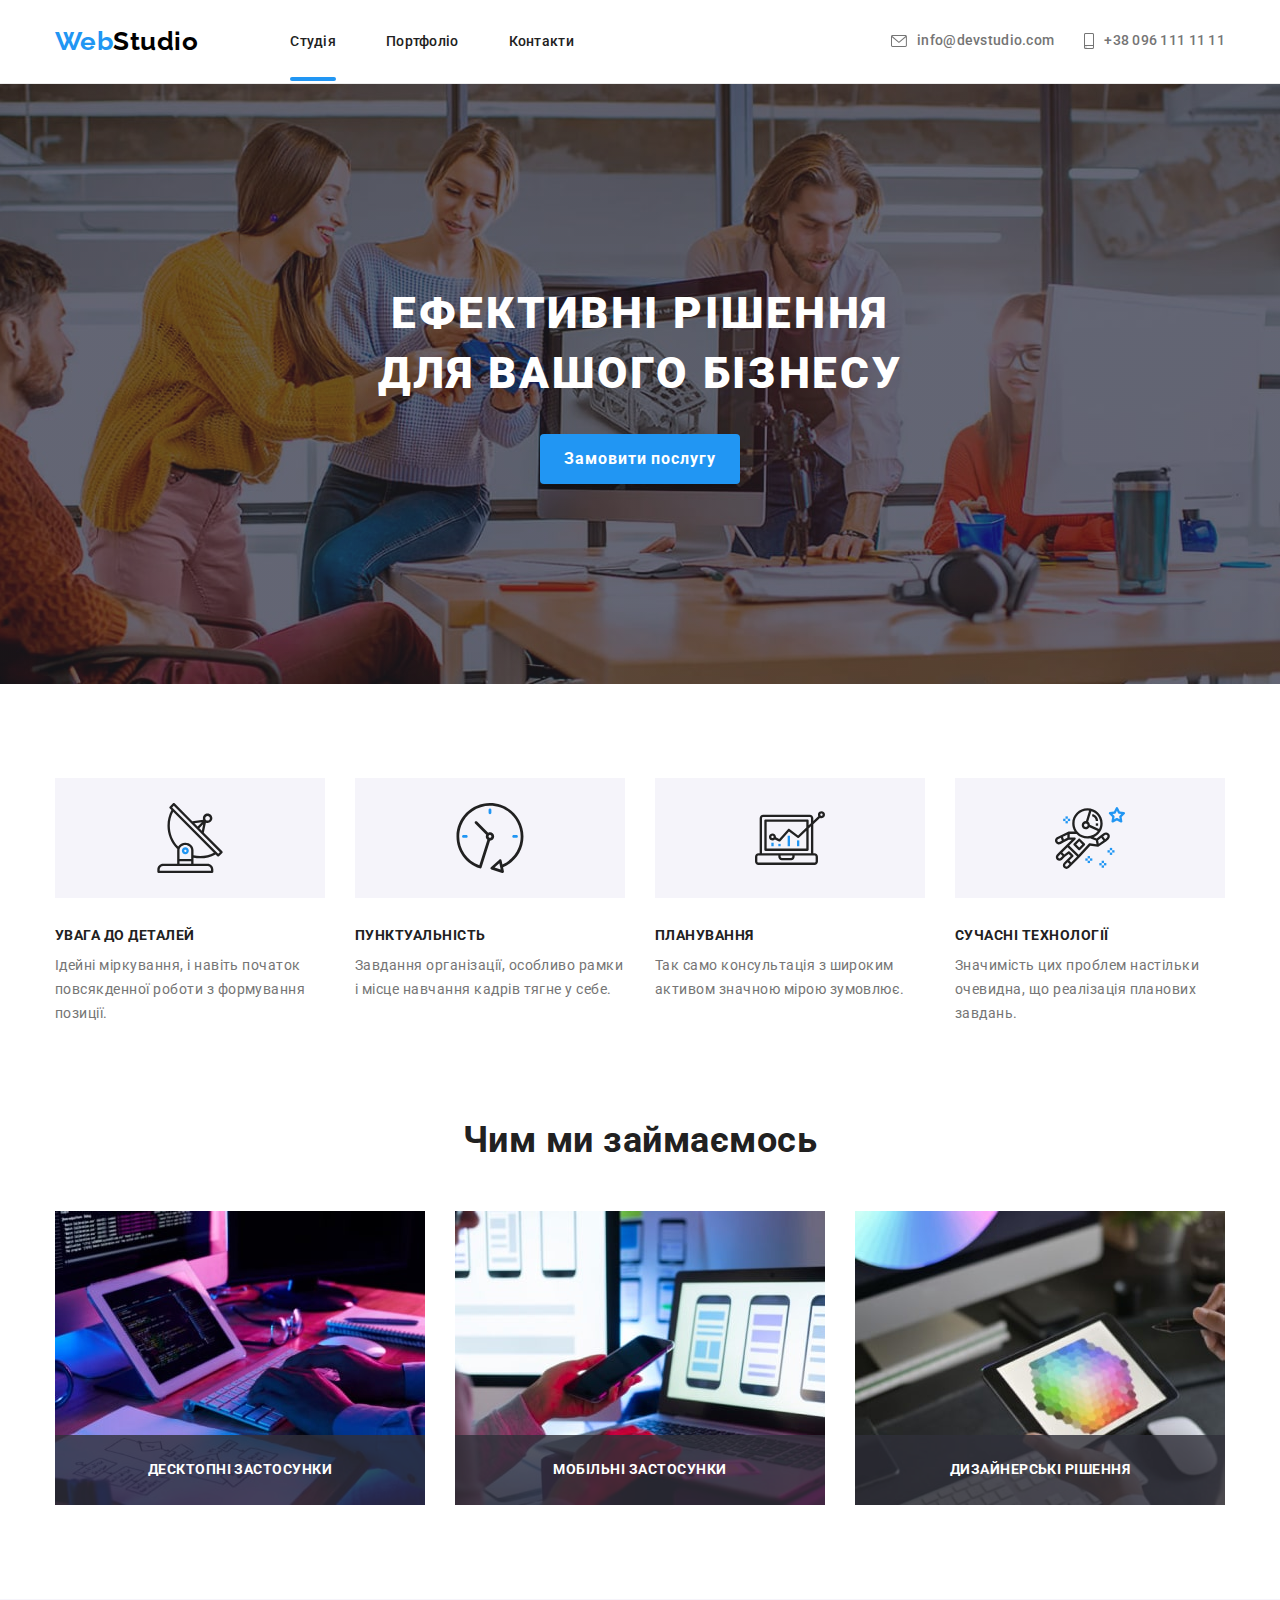
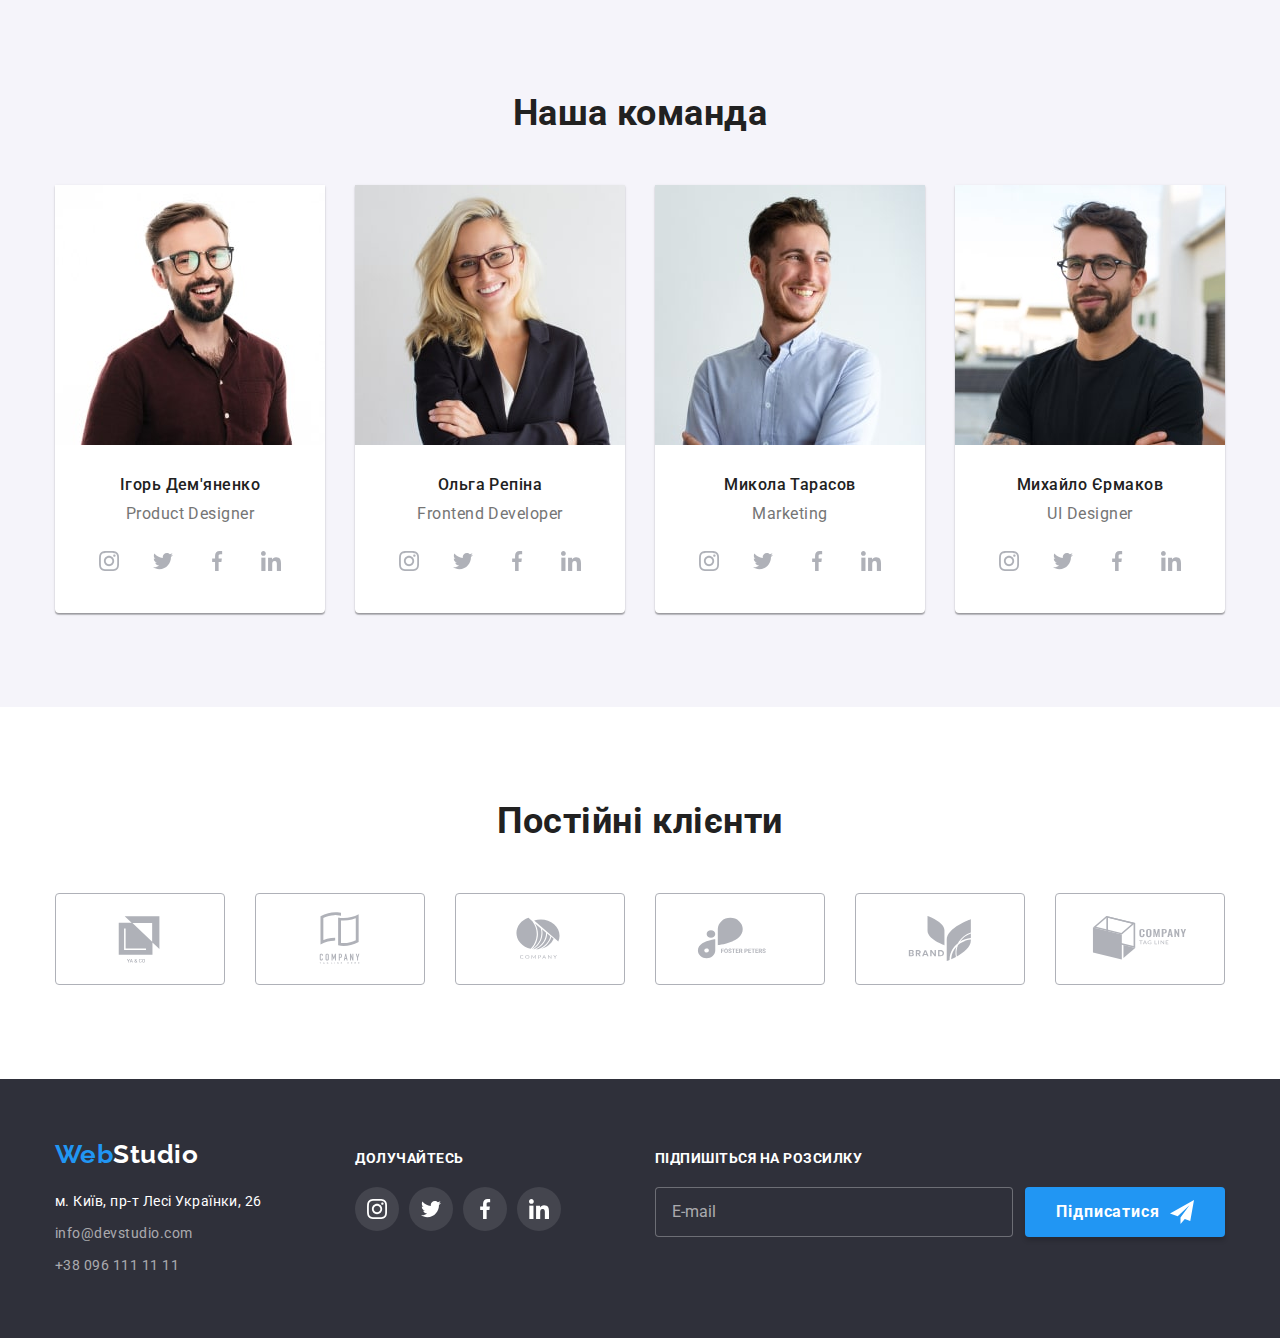
<file: index.html>
<!DOCTYPE html>
<html lang="uk">
  <head>
    <meta charset="UTF-8" />
    <meta http-equiv="X-UA-Compatible" content="IE=edge" />
    <meta name="viewport" content="width=device-width, initial-scale=1.0" />
    <title>WebStudio</title>

    <!-- шрифти -->
    <link rel="preconnect" href="https://fonts.googleapis.com" />
    <link rel="preconnect" href="https://fonts.gstatic.com" crossorigin />
    <link
      rel="stylesheet"
      href="https://fonts.googleapis.com/css2?family=Raleway:wght@700&family=Roboto:wght@400;500;700;900&display=swap"
    />

    <!-- стилі -->
    <!-- <link rel="stylesheet" href="./css/modern-normalize.css" /> -->
    <link rel="stylesheet" href="./css/main.min.css" />
    <!-- <link rel="stylesheet" href="./css/styles.css" /> -->
  </head>

  <body>
    <!-- верхній рядок -->
    <header class="header">
      <div class="container">
        <!-- Навігація-->
        <nav class="nav nav-position">
          <!-- логотип -->
          <a href="./" class="logo nav__logo">
            Web<span class="logo__dark">Studio</span>
          </a>

          <!-- Контейнер для меню -->
          <div class="menu-container" id="id-menu-container" data-menu>
            <!-- Меню навігації по сторінкам сайту -->
            <ul class="menu">
              <li class="menu__item">
                <a href="./" class="menu__link menu__link--current">Студія</a>
              </li>

              <li class="menu__item">
                <a href="./portfolio.html" class="menu__link"> Портфоліо </a>
              </li>
              <li class="menu__item">
                <a href="./" class="menu__link">Контакти</a>
              </li>
            </ul>

            <!-- Меню контактів  в хедері -->
            <ul class="contacts">
              <li class="contacts__item">
                <a
                  href="mailto:info@devstudio.com"
                  class="contacts__link contacts__link--email"
                >
                  <svg class="contacts__icon" width="16" height="12">
                    <use href="./images/background/icons.svg#email"></use>
                  </svg>
                  info@devstudio.com
                </a>
              </li>
              <li class="contacts__item">
                <a
                  href="tel:+380961111111"
                  class="contacts__link contacts__link--tel"
                >
                  <svg class="contacts__icon" width="10" height="16">
                    <use href="./images/background/icons.svg#smartphone"></use>
                  </svg>
                  +38 096 111 11 11
                </a>
              </li>
            </ul>

            <!-- соціальні мережі у меню мобільного хедера -->
            <ul class="socials-mobile-menu">
              <li class="socials-mobile-menu__item">
                <a
                  class="socials-mobile-menu__link"
                  href="https://www.instagram.com/"
                  target="_blank"
                  rel="noreferrer noopener nofollow"
                  >Instagram</a
                >
              </li>
              <li class="socials-mobile-menu__item">
                <a
                  class="socials-mobile-menu__link"
                  href="https://twitter.com"
                  target="_blank"
                  rel="noreferrer noopener nofollow"
                  >Twitter</a
                >
              </li>
              <li class="socials-mobile-menu__item">
                <a
                  class="socials-mobile-menu__link"
                  href="https://www.facebook.com/"
                  target="_blank"
                  rel="noreferrer noopener nofollow"
                  >Facebook</a
                >
              </li>
              <li class="socials-mobile-menu__item">
                <a
                  class="socials-mobile-menu__link"
                  href="https://www.linkedin.com/"
                  target="_blank"
                  rel="noreferrer noopener nofollow"
                  >LinkedIn</a
                >
              </li>
            </ul>
          </div>

          <!-- Кнопка відкриття меню у мобільній версії -->
          <button
            type="button"
            class="btn-mobile"
            aria-expanded="false"
            aria-controls="id-menu-container"
            data-menu-button
          >
            <svg
              class="btn-mobile__icon"
              aria-label="Перемикач мобільного меню"
            >
              <use
                class="icon-open"
                href="./images/background/icons.svg#mobile-menu_40px"
              ></use>

              <use
                class="icon-close"
                href="./images/background/icons.svg#mobile-close_40px"
              ></use>
            </svg>
          </button>
        </nav>
      </div>
    </header>

    <main>
      <!-- Секція героя -->
      <section class="hero">
        <div class="container">
          <h1 class="hero__title">
            Ефективні рішення <br />
            для вашого бізнесу
          </h1>

          <button data-modal-open type="button" class="btn">
            Замовити послугу
          </button>
        </div>
      </section>

      <!-- особливості  -->
      <section class="section">
        <div class="container">
          <h2 class="section__title visually-hidden">
            Наші особливості - hidden tag
          </h2>

          <ul class="features">
            <li class="features__item">
              <div class="features__icon-box">
                <svg class="features__icon">
                  <use href="./images/background/icons.svg#antenna"></use>
                </svg>
              </div>
              <h3 class="features__title">Увага до деталей</h3>
              <p class="features__text">
                Ідейні міркування, і навіть початок повсякденної роботи з
                формування позиції.
              </p>
            </li>

            <li class="features__item">
              <div class="features__icon-box">
                <svg class="features__icon">
                  <use href="./images/background/icons.svg#clock"></use>
                </svg>
              </div>
              <h3 class="features__title">Пунктуальність</h3>
              <p class="features__text">
                Завдання організації, особливо рамки і місце навчання кадрів
                тягне у себе.
              </p>
            </li>

            <li class="features__item">
              <div class="features__icon-box">
                <svg class="features__icon">
                  <use href="./images/background/icons.svg#diagram"></use>
                </svg>
              </div>
              <h3 class="features__title">Планування</h3>
              <p class="features__text">
                Так само консультація з широким активом значною мірою зумовлює.
              </p>
            </li>

            <li class="features__item">
              <div class="features__icon-box">
                <svg class="features__icon">
                  <use href="./images/background/icons.svg#astronaut"></use>
                </svg>
              </div>
              <h3 class="features__title">Сучасні технології</h3>
              <p class="features__text">
                Значимість цих проблем настільки очевидна, що реалізація
                планових завдань.
              </p>
            </li>
          </ul>
        </div>
      </section>

      <!-- чим ми займаємось -->
      <section class="section section--null-padding-top section--hidden">
        <div class="container">
          <h2 class="section__title">Чим ми займаємось</h2>
          <!-- блок світлин -->
          <ul class="offers">
            <li class="offers__item">
              <div class="offers__icon-box">
                <img
                  srcset="
                    ./images/desktop/features1-1x.jpg 1x,
                    ./images/desktop/features1-2x.jpg 2x
                  "
                  src="./images/desktop/features1-1x.jpg"
                  alt="розробка"
                />
                <p class="offers__text">Десктопні застосунки</p>
              </div>
            </li>

            <li class="offers__item">
              <div class="offers__icon-box">
                <img
                  srcset="
                    ./images/desktop/features2-1x.jpg 1x,
                    ./images/desktop/features2-2x.jpg 2x
                  "
                  src="./images/desktop/features2-1x.jpg"
                  alt="мобільні додатки"
                />
                <p class="offers__text">Мобільні застосунки</p>
              </div>
            </li>

            <li class="offers__item">
              <div class="offers__icon-box">
                <img
                  srcset="
                    ./images/desktop/features3-1x.jpg 1x,
                    ./images/desktop/features3-2x.jpg 2x
                  "
                  src="./images/desktop/features3-1x.jpg"
                  alt="дизайн"
                />
                <p class="offers__text">Дизайнерські рішення</p>
              </div>
            </li>
          </ul>
        </div>
      </section>

      <!-- наша команда -->
      <section class="section section--bg-grey">
        <div class="container">
          <h2 class="section__title">Наша команда</h2>
          <!-- блок карток співробітників -->
          <ul class="employee">
            <li class="employee__item">
              <picture>
                <source
                  srcset="
                    ./images/mobile/employee1-1x.jpg 1x,
                    ./images/mobile/employee1-2x.jpg 2x
                  "
                  media="(max-width: 797px)"
                />
                <source
                  srcset="
                    ./images/tablet/employee1-1x.jpg 1x,
                    ./images/tablet/employee1-2x.jpg 2x
                  "
                  media="(max-width: 1199px)"
                />
                <source
                  srcset="
                    ./images/desktop/employee1-1x.jpg 1x,
                    ./images/desktop/employee1-2x.jpg 2x
                  "
                  media="(min-width: 1200px)"
                />
                <img
                  class="employee__picture"
                  src="./images/mobile/employee1-1x.jpg"
                  alt="Співробітник №1"
                />
                <!-- + to img sizes="(min-width: 1280) 25vw, (min-width: 768) 50vw, (min-width: 480) 100vw, 100vw" -->
              </picture>

              <div class="employee__container">
                <h3 class="employee__title">Ігорь Дем'яненко</h3>
                <p class="employee__text">Product Designer</p>

                <ul class="socials">
                  <li class="socials__item">
                    <a
                      class="socials__link"
                      href="https://www.instagram.com/"
                      target="_blank"
                      rel="noreferrer noopener nofollow"
                    >
                      <svg class="socials__icon">
                        <use
                          href="./images/background/icons.svg#instagram"
                        ></use>
                      </svg>
                    </a>
                  </li>

                  <li class="socials__item">
                    <a
                      class="socials__link"
                      href="https://twitter.com"
                      target="_blank"
                      rel="noreferrer noopener nofollow"
                    >
                      <svg class="socials__icon">
                        <use href="./images/background/icons.svg#twitter"></use>
                      </svg>
                    </a>
                  </li>

                  <li class="socials__item">
                    <a
                      class="socials__link"
                      href="https://www.facebook.com/"
                      target="_blank"
                      rel="noreferrer noopener nofollow"
                    >
                      <svg class="socials__icon">
                        <use
                          href="./images/background/icons.svg#facebook"
                        ></use>
                      </svg>
                    </a>
                  </li>

                  <li class="socials__item">
                    <a
                      class="socials__link"
                      href="https://www.linkedin.com/"
                      target="_blank"
                      rel="noreferrer noopener nofollow"
                    >
                      <svg class="socials__icon">
                        <use
                          href="./images/background/icons.svg#linkedin"
                        ></use>
                      </svg>
                    </a>
                  </li>
                </ul>
              </div>
            </li>

            <li class="employee__item">
              <picture>
                <source
                  srcset="
                    ./images/mobile/employee2-1x.jpg 1x,
                    ./images/mobile/employee2-2x.jpg 2x
                  "
                  media="(max-width: 797px)"
                />
                <source
                  srcset="
                    ./images/tablet/employee2-1x.jpg 1x,
                    ./images/tablet/employee2-2x.jpg 2x
                  "
                  media="(max-width: 1199px)"
                />
                <source
                  srcset="
                    ./images/desktop/employee2-1x.jpg 1x,
                    ./images/desktop/employee2-2x.jpg 2x
                  "
                  media="(min-width: 1200px)"
                />
                <img
                  class="employee__picture"
                  src="./images/mobile/employee2-1x.jpg"
                  alt="Співробітник №2"
                />
              </picture>

              <div class="employee__container">
                <h3 class="employee__title">Ольга Репіна</h3>
                <p class="employee__text">Frontend Developer</p>
                <ul class="socials">
                  <li class="socials__item">
                    <a
                      class="socials__link"
                      href="https://www.instagram.com/"
                      target="_blank"
                      rel="noreferrer noopener nofollow"
                    >
                      <svg class="socials__icon">
                        <use
                          href="./images/background/icons.svg#instagram"
                        ></use>
                      </svg>
                    </a>
                  </li>

                  <li class="socials__item">
                    <a
                      class="socials__link"
                      href="https://twitter.com"
                      target="_blank"
                      rel="noreferrer noopener nofollow"
                    >
                      <svg class="socials__icon">
                        <use href="./images/background/icons.svg#twitter"></use>
                      </svg>
                    </a>
                  </li>

                  <li class="socials__item">
                    <a
                      class="socials__link"
                      href="https://www.facebook.com/"
                      target="_blank"
                      rel="noreferrer noopener nofollow"
                    >
                      <svg class="socials__icon">
                        <use
                          href="./images/background/icons.svg#facebook"
                        ></use>
                      </svg>
                    </a>
                  </li>

                  <li class="socials__item">
                    <a
                      class="socials__link"
                      href="https://www.linkedin.com/"
                      target="_blank"
                      rel="noreferrer noopener nofollow"
                    >
                      <svg class="socials__icon">
                        <use
                          href="./images/background/icons.svg#linkedin"
                        ></use>
                      </svg>
                    </a>
                  </li>
                </ul>
              </div>
            </li>

            <li class="employee__item">
              <picture>
                <source
                  srcset="
                    ./images/mobile/employee3-1x.jpg 1x,
                    ./images/mobile/employee3-2x.jpg 2x
                  "
                  media="(max-width: 797px)"
                />
                <source
                  srcset="
                    ./images/tablet/employee3-1x.jpg 1x,
                    ./images/tablet/employee3-2x.jpg 2x
                  "
                  media="(max-width: 1199px)"
                />
                <source
                  srcset="
                    ./images/desktop/employee3-1x.jpg 1x,
                    ./images/desktop/employee3-2x.jpg 2x
                  "
                  media="(min-width: 1200px)"
                />
                <img
                  class="employee__picture"
                  src="./images/mobile/employee3-1x.jpg"
                  alt="Співробітник №3"
                />
              </picture>
              <div class="employee__container">
                <h3 class="employee__title">Микола Тарасов</h3>
                <p class="employee__text">Marketing</p>
                <ul class="socials">
                  <li class="socials__item">
                    <a
                      class="socials__link"
                      href="https://www.instagram.com/"
                      target="_blank"
                      rel="noreferrer noopener nofollow"
                    >
                      <svg class="socials__icon">
                        <use
                          href="./images/background/icons.svg#instagram"
                        ></use>
                      </svg>
                    </a>
                  </li>

                  <li class="socials__item">
                    <a
                      class="socials__link"
                      href="https://twitter.com"
                      target="_blank"
                      rel="noreferrer noopener nofollow"
                    >
                      <svg class="socials__icon">
                        <use href="./images/background/icons.svg#twitter"></use>
                      </svg>
                    </a>
                  </li>

                  <li class="socials__item">
                    <a
                      class="socials__link"
                      href="https://www.facebook.com/"
                      target="_blank"
                      rel="noreferrer noopener nofollow"
                    >
                      <svg class="socials__icon">
                        <use
                          href="./images/background/icons.svg#facebook"
                        ></use>
                      </svg>
                    </a>
                  </li>

                  <li class="socials__item">
                    <a
                      class="socials__link"
                      href="https://www.linkedin.com/"
                      target="_blank"
                      rel="noreferrer noopener nofollow"
                    >
                      <svg class="socials__icon">
                        <use
                          href="./images/background/icons.svg#linkedin"
                        ></use>
                      </svg>
                    </a>
                  </li>
                </ul>
              </div>
            </li>

            <li class="employee__item">
              <picture>
                <source
                  srcset="
                    ./images/mobile/employee4-1x.jpg 1x,
                    ./images/mobile/employee4-2x.jpg 2x
                  "
                  media="(max-width: 797px)"
                />
                <source
                  srcset="
                    ./images/tablet/employee4-1x.jpg 1x,
                    ./images/tablet/employee4-2x.jpg 2x
                  "
                  media="(max-width: 1199px)"
                />
                <source
                  srcset="
                    ./images/desktop/employee4-1x.jpg 1x,
                    ./images/desktop/employee4-2x.jpg 2x
                  "
                  media="(min-width: 1200px)"
                />
                <img
                  class="employee__picture"
                  src="./images/mobile/employee4-1x.jpg"
                  alt="Співробітник №4"
                />
              </picture>
              <div class="employee__container">
                <h3 class="employee__title">Михайло Єрмаков</h3>
                <p class="employee__text">UI Designer</p>
                <ul class="socials">
                  <li class="socials__item">
                    <a
                      class="socials__link"
                      href="https://www.instagram.com/"
                      target="_blank"
                      rel="noreferrer noopener nofollow"
                    >
                      <svg class="socials__icon">
                        <use
                          href="./images/background/icons.svg#instagram"
                        ></use>
                      </svg>
                    </a>
                  </li>

                  <li class="socials__item">
                    <a
                      class="socials__link"
                      href="https://twitter.com"
                      target="_blank"
                      rel="noreferrer noopener nofollow"
                    >
                      <svg class="socials__icon">
                        <use href="./images/background/icons.svg#twitter"></use>
                      </svg>
                    </a>
                  </li>

                  <li class="socials__item">
                    <a
                      class="socials__link"
                      href="https://www.facebook.com/"
                      target="_blank"
                      rel="noreferrer noopener nofollow"
                    >
                      <svg class="socials__icon">
                        <use
                          href="./images/background/icons.svg#facebook"
                        ></use>
                      </svg>
                    </a>
                  </li>

                  <li class="socials__item">
                    <a
                      class="socials__link"
                      href="https://www.linkedin.com/"
                      target="_blank"
                      rel="noreferrer noopener nofollow"
                    >
                      <svg class="socials__icon">
                        <use
                          href="./images/background/icons.svg#linkedin"
                        ></use>
                      </svg>
                    </a>
                  </li>
                </ul>
              </div>
            </li>
          </ul>
        </div>
      </section>

      <!-- постійні клієнти -->
      <section class="section">
        <div class="container">
          <h2 class="section__title">Постійні клієнти</h2>

          <ul class="customers">
            <li class="customers__item">
              <a
                class="customers__link"
                href="https://minusrus.com/"
                target="_blank"
                rel="noreferrer noopener nofollow"
              >
                <svg class="customers__icon">
                  <use href="./images/background/icons.svg#comp1"></use>
                </svg>
              </a>
            </li>
            <li class="customers__item">
              <a
                class="customers__link"
                href="https://minusrus.com/"
                target="_blank"
                rel="noreferrer noopener nofollow"
              >
                <svg class="customers__icon">
                  <use href="./images/background/icons.svg#comp2"></use>
                </svg>
              </a>
            </li>
            <li class="customers__item">
              <a
                class="customers__link"
                href="https://minusrus.com/"
                target="_blank"
                rel="noreferrer noopener nofollow"
              >
                <svg class="customers__icon">
                  <use href="./images/background/icons.svg#comp3"></use>
                </svg>
              </a>
            </li>
            <li class="customers__item">
              <a
                class="customers__link"
                href="https://minusrus.com/"
                target="_blank"
                rel="noreferrer noopener nofollow"
              >
                <svg class="customers__icon">
                  <use href="./images/background/icons.svg#comp4"></use>
                </svg>
              </a>
            </li>
            <li class="customers__item">
              <a
                class="customers__link"
                href="https://minusrus.com/"
                target="_blank"
                rel="noreferrer noopener nofollow"
              >
                <svg class="customers__icon">
                  <use href="./images/background/icons.svg#comp5"></use>
                </svg>
              </a>
            </li>
            <li class="customers__item">
              <a
                class="customers__link"
                href="https://minusrus.com/"
                target="_blank"
                rel="noreferrer noopener nofollow"
              >
                <svg class="customers__icon">
                  <use href="./images/background/icons.svg#comp6"></use>
                </svg>
              </a>
            </li>
          </ul>
        </div>
      </section>
    </main>

    <!-- footer -->
    <footer class="footer">
      <div class="container container__footer">
        <!-- група у три стовпчики -->
        <!-- <div class="footer__columns"> -->
        <!-- Стовпчик №1 - контакти -->
        <div class="footer__box">
          <a href="./" class="logo footer__logo"
            >Web<span class="logo__light">Studio</span></a
          >

          <address class="address">
            <ul>
              <li class="address__item">
                <a
                  href="https://goo.gl/maps/csTUW6vFvjiGMf6m9"
                  class="address__link"
                  target="_blank"
                  rel="noreferrer noopener nofollow"
                  >м. Київ, пр-т Лесі Українки, 26</a
                >
              </li>

              <li class="address__item">
                <a
                  href="mailto:info@devstudio.com"
                  class="address__link address__link--contact"
                  >info@devstudio.com</a
                >
              </li>

              <li class="address__item">
                <a
                  href="tel:+380961111111"
                  class="address__link address__link--contact"
                  >+38 096 111 11 11</a
                >
              </li>
            </ul>
          </address>
        </div>

        <!-- Стовпчик №2 Соцпережі -->
        <div class="footer__box">
          <h3 class="footer__title">Долучайтесь</h3>

          <ul class="socials">
            <li class="socials__item">
              <a
                class="socials__link socials__link--footer-colorize"
                href="https://www.instagram.com/"
                target="_blank"
                rel="noreferrer noopener nofollow"
              >
                <svg class="socials__icon">
                  <use href="./images/background/icons.svg#instagram"></use>
                </svg>
              </a>
            </li>

            <li class="socials__item">
              <a
                class="socials__link socials__link--footer-colorize"
                href="https://twitter.com"
                target="_blank"
                rel="noreferrer noopener nofollow"
              >
                <svg class="socials__icon">
                  <use href="./images/background/icons.svg#twitter"></use>
                </svg>
              </a>
            </li>

            <li class="socials__item">
              <a
                class="socials__link socials__link--footer-colorize"
                href="https://www.facebook.com/"
                target="_blank"
                rel="noreferrer noopener nofollow"
              >
                <svg class="socials__icon">
                  <use href="./images/background/icons.svg#facebook"></use>
                </svg>
              </a>
            </li>

            <li class="socials__item">
              <a
                class="socials__link socials__link--footer-colorize"
                href="https://www.linkedin.com/"
                target="_blank"
                rel="noreferrer noopener nofollow"
              >
                <svg class="socials__icon">
                  <use href="./images/background/icons.svg#linkedin"></use>
                </svg>
              </a>
            </li>
          </ul>
        </div>

        <!-- Стовпчик №3 Підписка -->
        <!-- <div class=""> -->
        <form class="footer__box footer__box--subscribe">
          <div class="footer__subscribe-box">
            <label for="subscribe" class="footer__title"
              >Підпишіться на розсилку</label
            >
            <input
              type="email"
              name="subscribe"
              id="subscribe"
              placeholder="E-mail"
              class="footer__subscribe-input"
            />
          </div>
          <button type="submit" class="btn footer__btn">
            Підписатися
            <svg class="btn__subscribe-icon">
              <use
                href="./images/background/icons.svg#footer-subscribe-button"
              ></use>
            </svg>
          </button>
        </form>
        <!-- </div> -->
        <!-- </div> -->
      </div>
    </footer>

    <!-- ========== МОДАЛЬНЕ ВІКНО ========== -->
    <!-- Оверлей модального вікна -->
    <div class="backdrop is-hidden" data-modal>
      <form autocomplete="on" class="modal">
        <p class="modal__header">Залиште свої дані, ми вам передзвонимо</p>

        <div class="modal__fields">
          <label class="modal__label"
            ><span class="modal__text">Ім'я*</span>
            <span class="modal__input-box">
              <input
                type="text"
                name="user_name"
                class="modal__input"
                required
                minlength="2"
                pattern="^[a-zA-Zа-яА-ЯіІїЇ']+$"
                title="символи латиниці або кирилиці"
                placeholder=" "
              />
              <svg class="modal__icon">
                <use href="./images/background/icons.svg#modal-person"></use>
              </svg>
            </span>
          </label>

          <label class="modal__label"
            ><span class="modal__text">Телефон*</span>
            <span class="modal__input-box">
              <input
                type="tel"
                name="user_phone"
                class="modal__input"
                required
                pattern="380 [0-9]{2} [0-9]{3} [0-9]{4}"
                title="380 xx xxx xxxx"
                placeholder=" "
              />
              <svg class="modal__icon">
                <use href="./images/background/icons.svg#modal-phone"></use>
              </svg>
            </span>
          </label>

          <label class="modal__label"
            ><span class="modal__text">Пошта</span>
            <span class="modal__input-box">
              <input type="email" name="user_email" class="modal__input" />
              <svg class="modal__icon">
                <use href="./images/background/icons.svg#modal-email"></use>
              </svg>
            </span>
          </label>

          <label class="modal__label"
            ><span class="modal__text">Коментар</span>
            <span class="modal__input-box">
              <textarea
                name="user_comment"
                placeholder="Введіть текст"
                class="modal__input modal__input--textarea"
              ></textarea>
            </span>
          </label>
        </div>

        <label class="agreement__label">
          <!-- value="accept" не обов'язково, тому що чекбокс тільки один і його не треба персоналізовувати серез інших чекбоксів -->
          <input
            type="checkbox"
            name="accepting"
            value="accept"
            class="agreement__checkbox visually-hidden"
          />
          <!-- Варіант від Олеексія Репіна -->
          <!-- <span class="fake-checkbox"></span> -->
          <svg class="agreement__icon">
            <use href="./images/background/icons.svg#modal-checked"></use>
          </svg>
          <span class="agreement__text"
            >Погоджуюся з розсилкою та приймаю
            <a href="" class="agreement__terms-link">Умови договору</a>
          </span>
        </label>

        <button type="submit" class="btn">Відправити</button>

        <button data-modal-close type="button" class="btn-close">
          <svg class="btn-close__icon">
            <use href="./images/background/icons.svg#btn-close"></use>
          </svg>
        </button>
      </form>
    </div>

    <!-- скріпт для модельного вікна -->
    <script src="./js/modal.js"></script>
    <!--  data-modal-open - на кнопку відкриття модального вікна.
          data-modal-close - на кнопку закриття модального вікна.
          data-modal - на бекдроп модального вікна. -->
    <script src="./js/mobile-menu.js"></script>
  </body>
</html>
</file>
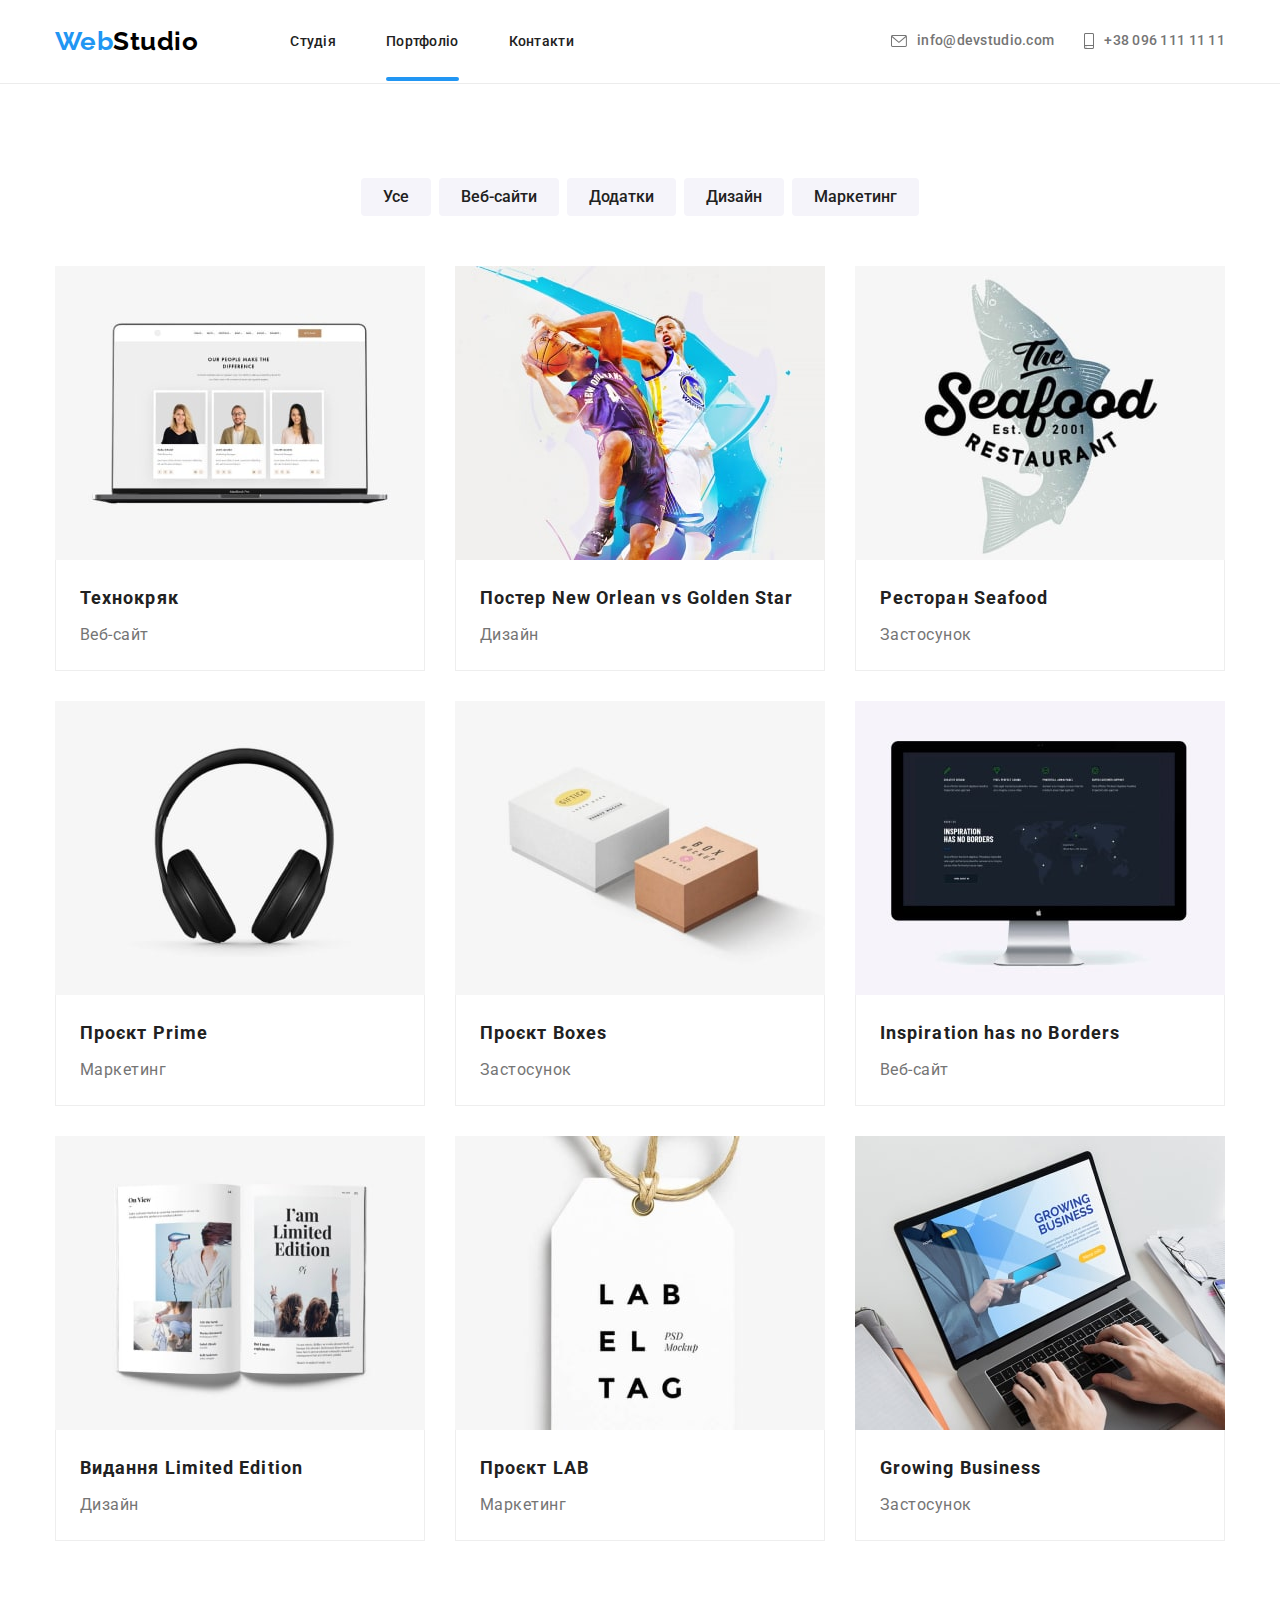
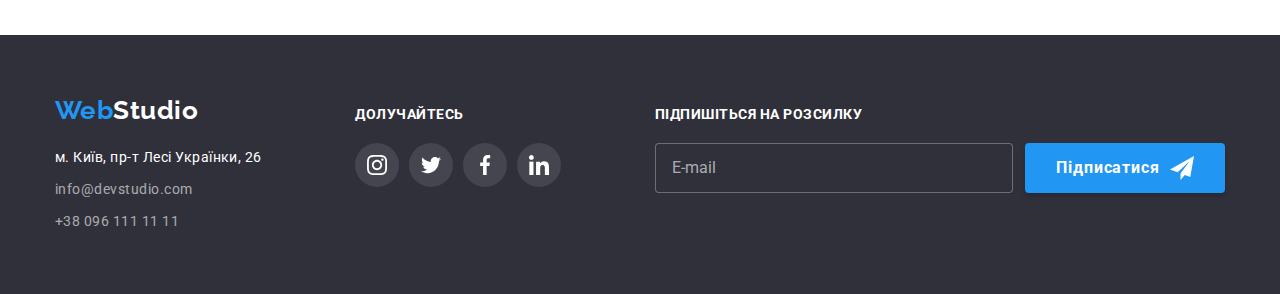
<file: portfolio.html>
<!DOCTYPE html>
<html lang="uk">
  <head>
    <meta charset="UTF-8" />
    <meta http-equiv="X-UA-Compatible" content="IE=edge" />
    <meta name="viewport" content="width=device-width, initial-scale=1.0" />
    <title>WebStudio</title>

    <!-- шрифти -->
    <link rel="preconnect" href="https://fonts.googleapis.com" />
    <link rel="preconnect" href="https://fonts.gstatic.com" crossorigin />
    <link
      rel="stylesheet"
      href="https://fonts.googleapis.com/css2?family=Raleway:wght@700&family=Roboto:wght@400;500;700;900&display=swap"
    />

    <!-- стилі -->
    <!-- <link rel="stylesheet" href="./css/modern-normalize.css" /> -->
    <link rel="stylesheet" href="./css/main.min.css" />
    <!-- <link rel="stylesheet" href="./css/styles.css" /> -->
  </head>

  <body>
    <!-- верхній рядок -->
    <header class="header">
      <div class="container">
        <!-- Навігація-->
        <nav class="nav nav-position">
          <!-- логотип -->
          <a href="./" class="logo nav__logo">
            Web<span class="logo__dark">Studio</span>
          </a>

          <!-- Контейнер для меню -->
          <div class="menu-container" id="id-menu-container" data-menu>
            <!-- Меню навігації по сторінкам сайту -->
            <ul class="menu">
              <li class="menu__item">
                <a href="./" class="menu__link">Студія</a>
              </li>

              <li class="menu__item">
                <a
                  href="./portfolio.html"
                  class="menu__link menu__link--current"
                >
                  Портфоліо
                </a>
              </li>
              <li class="menu__item">
                <a href="./" class="menu__link">Контакти</a>
              </li>
            </ul>

            <!-- Меню контактів  в хедері -->
            <ul class="contacts">
              <li class="contacts__item">
                <a
                  href="mailto:info@devstudio.com"
                  class="contacts__link contacts__link--email"
                >
                  <svg class="contacts__icon" width="16" height="12">
                    <use href="./images/background/icons.svg#email"></use>
                  </svg>
                  info@devstudio.com
                </a>
              </li>
              <li class="contacts__item">
                <a
                  href="tel:+380961111111"
                  class="contacts__link contacts__link--tel"
                >
                  <svg class="contacts__icon" width="10" height="16">
                    <use href="./images/background/icons.svg#smartphone"></use>
                  </svg>
                  +38 096 111 11 11
                </a>
              </li>
            </ul>

            <!-- соціальні мережі у меню мобільного хедера -->
            <ul class="socials-mobile-menu">
              <li class="socials-mobile-menu__item">
                <a
                  class="socials-mobile-menu__link"
                  href="https://www.instagram.com/"
                  target="_blank"
                  rel="noreferrer noopener nofollow"
                  >Instagram</a
                >
              </li>
              <li class="socials-mobile-menu__item">
                <a
                  class="socials-mobile-menu__link"
                  href="https://twitter.com"
                  target="_blank"
                  rel="noreferrer noopener nofollow"
                  >Twitter</a
                >
              </li>
              <li class="socials-mobile-menu__item">
                <a
                  class="socials-mobile-menu__link"
                  href="https://www.facebook.com/"
                  target="_blank"
                  rel="noreferrer noopener nofollow"
                  >Facebook</a
                >
              </li>
              <li class="socials-mobile-menu__item">
                <a
                  class="socials-mobile-menu__link"
                  href="https://www.linkedin.com/"
                  target="_blank"
                  rel="noreferrer noopener nofollow"
                  >LinkedIn</a
                >
              </li>
            </ul>
          </div>

          <!-- Кнопка відкриття меню у мобільній версії -->
          <!-- <div class="btn-fix"> -->
          <button
            type="button"
            class="btn-mobile"
            aria-expanded="false"
            aria-controls="id-menu-container"
            data-menu-button
          >
            <svg
              class="btn-mobile__icon"
              aria-label="Перемикач мобільного меню"
            >
              <use
                class="icon-open"
                href="./images/background/icons.svg#mobile-menu_40px"
              ></use>

              <use
                class="icon-close"
                href="./images/background/icons.svg#mobile-close_40px"
              ></use>
            </svg>
          </button>
          <!-- </div> -->
        </nav>
      </div>
    </header>

    <main>
      <section class="section">
        <div class="container">
          <h1 class="visually-hidden">Приклади наших робіт - hidden tag</h1>

          <!-- todo тут мають бути радіо-кнопки замість звичайних buttons -->
          <ul class="filter-btns">
            <li class="filter-btns__item">
              <button type="button" class="filter-btns__btn">Усе</button>
            </li>
            <li class="filter-btns__item">
              <button type="button" class="filter-btns__btn">Веб-сайти</button>
            </li>
            <li class="filter-btns__item">
              <button type="button" class="filter-btns__btn">Додатки</button>
            </li>
            <li class="filter-btns__item">
              <button type="button" class="filter-btns__btn">Дизайн</button>
            </li>
            <li class="filter-btns__item">
              <button type="button" class="filter-btns__btn">Маркетинг</button>
            </li>
          </ul>

          <!-- Зразки робіт (картки)  -->
          <ul class="cards">
            <li class="cards__item">
              <a class="cards__link" href="">
                <div class="cards__animation">
                  <picture>
                    <source
                      srcset="
                        ./images/desktop/portfolio1-1x.jpg 1x,
                        ./images/desktop/portfolio1-2x.jpg 2x
                      "
                      media="(min-width: 1200px)"
                    />

                    <source
                      srcset="
                        ./images/tablet/portfolio1-1x.jpg 1x,
                        ./images/tablet/portfolio1-2x.jpg 2x
                      "
                      media="(min-width: 768px)"
                    />

                    <source
                      srcset="
                        ./images/mobile/portfolio1-1x.jpg 1x,
                        ./images/mobile/portfolio1-2x.jpg 2x
                      "
                      media="(max-width: 767px)"
                    />

                    <img class="imgSize"
                      src="./images/mobile/portfolio1-1x.jpg"
                      alt="Portfolio №1"
                    />
                  </picture>

                  <p class="cards__text">
                    Ресурс пропонує комплексні пропозиції з різним рівнем
                    функціоналу та серсвісів. Все це дає можливість відвідувачу
                    отримати вичерпні відомості про компанію чи приватну особу.
                  </p>
                </div>

                <div class="cards__info-box">
                  <h2 class="cards__title">Технокряк</h2>
                  <p class="cards__description">Веб-сайт</p>
                </div>
              </a>
            </li>
            <li class="cards__item">
              <a class="cards__link" href="">
                <div class="cards__animation">
                  <picture>
                    <source
                      srcset="
                        ./images/desktop/portfolio2-1x.jpg 1x,
                        ./images/desktop/portfolio2-2x.jpg 2x
                      "
                      media="(min-width: 1200px)"
                    />

                    <source
                      srcset="
                        ./images/tablet/portfolio2-1x.jpg 1x,
                        ./images/tablet/portfolio2-2x.jpg 2x
                      "
                      media="(min-width: 768px)"
                    />

                    <source
                      srcset="
                        ./images/mobile/portfolio2-1x.jpg 1x,
                        ./images/mobile/portfolio2-2x.jpg 2x
                      "
                      media="(max-width: 767px)"
                    />
                    <img
                      src="./images/mobile/portfolio2-1x.jpg"
                      alt="Portfolio №2"
                    />
                  </picture>
                  <p class="cards__text">
                    Ресурс пропонує комплексні пропозиції з різним рівнем
                    функціоналу та серсвісів. Все це дає можливість відвідувачу
                    отримати вичерпні відомості про компанію чи приватну особу.
                  </p>
                </div>
                <div class="cards__info-box">
                  <h2 class="cards__title">Постер New Orlean vs Golden Star</h2>
                  <p class="cards__description">Дизайн</p>
                </div>
              </a>
            </li>
            <li class="cards__item">
              <a class="cards__link" href="">
                <div class="cards__animation">
                  <picture>
                    <source
                      srcset="
                        ./images/mobile/portfolio3-1x.jpg 1x,
                        ./images/mobile/portfolio3-2x.jpg 2x
                      "
                      media="(max-width: 767px)"
                    />
                    <source
                      srcset="
                        ./images/tablet/portfolio3-1x.jpg 1x,
                        ./images/tablet/portfolio3-2x.jpg 2x
                      "
                      media="(max-width: 1199px)"
                    />
                    <source
                      srcset="
                        ./images/desktop/portfolio3-1x.jpg 1x,
                        ./images/desktop/portfolio3-2x.jpg 2x
                      "
                      media="(min-width: 1200px)"
                    />
                    <img
                      src="./images/mobile/portfolio3-1x.jpg"
                      alt="Portfolio №3"
                    />
                  </picture>
                  <p class="cards__text">
                    Ресурс пропонує комплексні пропозиції з різним рівнем
                    функціоналу та серсвісів. Все це дає можливість відвідувачу
                    отримати вичерпні відомості про компанію чи приватну особу.
                  </p>
                </div>
                <div class="cards__info-box">
                  <h2 class="cards__title">Ресторан Seafood</h2>
                  <p class="cards__description">Застосунок</p>
                </div>
              </a>
            </li>
            <li class="cards__item">
              <a class="cards__link" href="">
                <div class="cards__animation">
                  <picture>
                    <source
                      srcset="
                        ./images/mobile/portfolio4-1x.jpg 1x,
                        ./images/mobile/portfolio4-2x.jpg 2x
                      "
                      media="(max-width: 767px)"
                    />
                    <source
                      srcset="
                        ./images/tablet/portfolio4-1x.jpg 1x,
                        ./images/tablet/portfolio4-2x.jpg 2x
                      "
                      media="(max-width: 1199px)"
                    />
                    <source
                      srcset="
                        ./images/desktop/portfolio4-1x.jpg 1x,
                        ./images/desktop/portfolio4-2x.jpg 2x
                      "
                      media="(min-width: 1200px)"
                    />
                    <img
                      src="./images/mobile/portfolio4-1x.jpg"
                      alt="Portfolio №4"
                    />
                  </picture>
                  <p class="cards__text">
                    Ресурс пропонує комплексні пропозиції з різним рівнем
                    функціоналу та серсвісів. Все це дає можливість відвідувачу
                    отримати вичерпні відомості про компанію чи приватну особу.
                  </p>
                </div>
                <div class="cards__info-box">
                  <h2 class="cards__title">Проєкт Prime</h2>
                  <p class="cards__description">Маркетинг</p>
                </div>
              </a>
            </li>
            <li class="cards__item">
              <a class="cards__link" href="">
                <div class="cards__animation">
                  <picture>
                    <source
                      srcset="
                        ./images/mobile/portfolio5-1x.jpg 1x,
                        ./images/mobile/portfolio5-2x.jpg 2x
                      "
                      media="(max-width: 767px)"
                    />
                    <source
                      srcset="
                        ./images/tablet/portfolio5-1x.jpg 1x,
                        ./images/tablet/portfolio5-2x.jpg 2x
                      "
                      media="(max-width: 1199px)"
                    />
                    <source
                      srcset="
                        ./images/desktop/portfolio5-1x.jpg 1x,
                        ./images/desktop/portfolio5-2x.jpg 2x
                      "
                      media="(min-width: 1200px)"
                    />
                    <img
                      src="./images/mobile/portfolio5-1x.jpg"
                      alt="Portfolio №5"
                    />
                  </picture>
                  <p class="cards__text">
                    Ресурс пропонує комплексні пропозиції з різним рівнем
                    функціоналу та серсвісів. Все це дає можливість відвідувачу
                    отримати вичерпні відомості про компанію чи приватну особу.
                  </p>
                </div>
                <div class="cards__info-box">
                  <h2 class="cards__title">Проєкт Boxes</h2>
                  <p class="cards__description">Застосунок</p>
                </div>
              </a>
            </li>
            <li class="cards__item">
              <a class="cards__link" href="">
                <div class="cards__animation">
                  <picture>
                    <source
                      srcset="
                        ./images/mobile/portfolio6-1x.jpg 1x,
                        ./images/mobile/portfolio6-2x.jpg 2x
                      "
                      media="(max-width: 767px)"
                    />
                    <source
                      srcset="
                        ./images/tablet/portfolio6-1x.jpg 1x,
                        ./images/tablet/portfolio6-2x.jpg 2x
                      "
                      media="(max-width: 1199px)"
                    />
                    <source
                      srcset="
                        ./images/desktop/portfolio6-1x.jpg 1x,
                        ./images/desktop/portfolio6-2x.jpg 2x
                      "
                      media="(min-width: 1200px)"
                    />
                    <img
                      src="./images/mobile/portfolio6-1x.jpg"
                      alt="Portfolio №6"
                    />
                  </picture>
                  <p class="cards__text">
                    Ресурс пропонує комплексні пропозиції з різним рівнем
                    функціоналу та серсвісів. Все це дає можливість відвідувачу
                    отримати вичерпні відомості про компанію чи приватну особу.
                  </p>
                </div>
                <div class="cards__info-box">
                  <h2 class="cards__title">Inspiration has no Borders</h2>
                  <p class="cards__description">Веб-сайт</p>
                </div>
              </a>
            </li>
            <li class="cards__item">
              <a class="cards__link" href="">
                <div class="cards__animation">
                  <picture>
                    <source
                      srcset="
                        ./images/mobile/portfolio7-1x.jpg 1x,
                        ./images/mobile/portfolio7-2x.jpg 2x
                      "
                      media="(max-width: 767px)"
                    />
                    <source
                      srcset="
                        ./images/tablet/portfolio7-1x.jpg 1x,
                        ./images/tablet/portfolio7-2x.jpg 2x
                      "
                      media="(max-width: 1199px)"
                    />
                    <source
                      srcset="
                        ./images/desktop/portfolio7-1x.jpg 1x,
                        ./images/desktop/portfolio7-2x.jpg 2x
                      "
                      media="(min-width: 1200px)"
                    />
                    <img
                      src="./images/mobile/portfolio7-1x.jpg"
                      alt="Portfolio №7"
                    />
                  </picture>
                  <p class="cards__text">
                    Ресурс пропонує комплексні пропозиції з різним рівнем
                    функціоналу та серсвісів. Все це дає можливість відвідувачу
                    отримати вичерпні відомості про компанію чи приватну особу.
                  </p>
                </div>
                <div class="cards__info-box">
                  <h2 class="cards__title">Видання Limited Edition</h2>
                  <p class="cards__description">Дизайн</p>
                </div>
              </a>
            </li>
            <li class="cards__item">
              <a class="cards__link" href="">
                <div class="cards__animation">
                  <picture>
                    <source
                      srcset="
                        ./images/mobile/portfolio8-1x.jpg 1x,
                        ./images/mobile/portfolio8-2x.jpg 2x
                      "
                      media="(max-width: 767px)"
                    />
                    <source
                      srcset="
                        ./images/tablet/portfolio8-1x.jpg 1x,
                        ./images/tablet/portfolio8-2x.jpg 2x
                      "
                      media="(max-width: 1199px)"
                    />
                    <source
                      srcset="
                        ./images/desktop/portfolio8-1x.jpg 1x,
                        ./images/desktop/portfolio8-2x.jpg 2x
                      "
                      media="(min-width: 1200px)"
                    />
                    <img
                      src="./images/mobile/portfolio8-1x.jpg"
                      alt="Portfolio №8"
                    />
                  </picture>
                  <p class="cards__text">
                    Ресурс пропонує комплексні пропозиції з різним рівнем
                    функціоналу та серсвісів. Все це дає можливість відвідувачу
                    отримати вичерпні відомості про компанію чи приватну особу.
                  </p>
                </div>
                <div class="cards__info-box">
                  <h2 class="cards__title">Проєкт LAB</h2>
                  <p class="cards__description">Маркетинг</p>
                </div>
              </a>
            </li>
            <li class="cards__item">
              <a class="cards__link" href="">
                <div class="cards__animation">
                  <picture>
                    <source
                      srcset="
                        ./images/mobile/portfolio9-1x.jpg 1x,
                        ./images/mobile/portfolio9-2x.jpg 2x
                      "
                      media="(max-width: 767px)"
                    />
                    <source
                      srcset="
                        ./images/tablet/portfolio9-1x.jpg 1x,
                        ./images/tablet/portfolio9-2x.jpg 2x
                      "
                      media="(max-width: 1199px)"
                    />
                    <source
                      srcset="
                        ./images/desktop/portfolio9-1x.jpg 1x,
                        ./images/desktop/portfolio9-2x.jpg 2x
                      "
                      media="(min-width: 1200px)"
                    />
                    <img
                      src="./images/mobile/portfolio9-1x.jpg"
                      alt="Portfolio №9"
                    />
                  </picture>
                  <p class="cards__text">
                    Ресурс пропонує комплексні пропозиції з різним рівнем
                    функціоналу та серсвісів. Все це дає можливість відвідувачу
                    отримати вичерпні відомості про компанію чи приватну особу.
                  </p>
                </div>
                <div class="cards__info-box">
                  <h2 class="cards__title">Growing Business</h2>
                  <p class="cards__description">Застосунок</p>
                </div>
              </a>
            </li>
          </ul>
        </div>
      </section>
    </main>

    <!-- footer -->
    <footer class="footer">
      <div class="container container__footer">
        <!-- група у три стовпчики -->
        <!-- <div class="footer__columns"> -->
        <!-- Стовпчик №1 - контакти -->
        <div class="footer__box">
          <a href="./" class="logo footer__logo"
            >Web<span class="logo__light">Studio</span></a
          >

          <address class="address">
            <ul>
              <li class="address__item">
                <a
                  href="https://goo.gl/maps/csTUW6vFvjiGMf6m9"
                  class="address__link"
                  target="_blank"
                  rel="noreferrer noopener nofollow"
                  >м. Київ, пр-т Лесі Українки, 26</a
                >
              </li>

              <li class="address__item">
                <a
                  href="mailto:info@devstudio.com"
                  class="address__link address__link--contact"
                  >info@devstudio.com</a
                >
              </li>

              <li class="address__item">
                <a
                  href="tel:+380961111111"
                  class="address__link address__link--contact"
                  >+38 096 111 11 11</a
                >
              </li>
            </ul>
          </address>
        </div>

        <!-- Стовпчик №2 Соцпережі -->
        <div class="footer__box">
          <h3 class="footer__title">Долучайтесь</h3>

          <ul class="socials">
            <li class="socials__item">
              <a
                class="socials__link socials__link--footer-colorize"
                href="https://www.instagram.com/"
                target="_blank"
                rel="noreferrer noopener nofollow"
              >
                <svg class="socials__icon">
                  <use href="./images/background/icons.svg#instagram"></use>
                </svg>
              </a>
            </li>

            <li class="socials__item">
              <a
                class="socials__link socials__link--footer-colorize"
                href="https://twitter.com"
                target="_blank"
                rel="noreferrer noopener nofollow"
              >
                <svg class="socials__icon">
                  <use href="./images/background/icons.svg#twitter"></use>
                </svg>
              </a>
            </li>

            <li class="socials__item">
              <a
                class="socials__link socials__link--footer-colorize"
                href="https://www.facebook.com/"
                target="_blank"
                rel="noreferrer noopener nofollow"
              >
                <svg class="socials__icon">
                  <use href="./images/background/icons.svg#facebook"></use>
                </svg>
              </a>
            </li>

            <li class="socials__item">
              <a
                class="socials__link socials__link--footer-colorize"
                href="https://www.linkedin.com/"
                target="_blank"
                rel="noreferrer noopener nofollow"
              >
                <svg class="socials__icon">
                  <use href="./images/background/icons.svg#linkedin"></use>
                </svg>
              </a>
            </li>
          </ul>
        </div>

        <!-- Стовпчик №3 Підписка -->
        <!-- <div class=""> -->
        <form class="footer__box footer__box--subscribe">
          <div class="footer__subscribe-box">
            <label for="subscribe" class="footer__title"
              >Підпишіться на розсилку</label
            >
            <input
              type="email"
              name="subscribe"
              id="subscribe"
              placeholder="E-mail"
              class="footer__subscribe-input"
            />
          </div>
          <button type="submit" class="btn footer__btn">
            Підписатися
            <svg class="btn__subscribe-icon">
              <use
                href="./images/background/icons.svg#footer-subscribe-button"
              ></use>
            </svg>
          </button>
        </form>
        <!-- </div> -->
        <!-- </div> -->
      </div>
    </footer>

    <script src="./js/mobile-menu.js"></script>
  </body>
</html>
</file>
<file: css/main.min.css>
:root{--brand-main-color: #2196f3;--brand-bg-color: #2F303A;--brand-black: #212121;--brand-grey: #757575;--brand-bg-grey: #F5F4FA;--btn-hover-color: #188CE8;--icons-grey: #AFB1B8;--logo-positive-color: #000;--logo-negative-color: #fff;--simple-white: #fff;--brand-font: "Roboto";--brand-letter-spacing: 0.03em;--brand-logo-font: "Raleway";--transition: 250ms cubic-bezier(0.4, 0, 0.2, 1)}/*! modern-normalize v1.1.0 | MIT License | https://github.com/sindresorhus/modern-normalize */*,::before,::after{-webkit-box-sizing:border-box;box-sizing:border-box}html{line-height:1.15;-webkit-text-size-adjust:100%;-moz-tab-size:4;-o-tab-size:4;tab-size:4}body{margin:0;font-family:system-ui,-apple-system,"Segoe UI",Roboto,Helvetica,Arial,sans-serif,"Apple Color Emoji","Segoe UI Emoji"}hr{height:0;color:inherit}abbr[title]{-webkit-text-decoration:underline dotted;text-decoration:underline dotted}b,strong{font-weight:bolder}code,kbd,samp,pre{font-family:ui-monospace,SFMono-Regular,Consolas,"Liberation Mono",Menlo,monospace;font-size:1em}small{font-size:80%}sub,sup{font-size:75%;line-height:0;position:relative;vertical-align:baseline}sub{bottom:-0.25em}sup{top:-0.5em}table{text-indent:0;border-color:inherit}button,input,optgroup,select,textarea{font-family:inherit;font-size:100%;line-height:1.15;margin:0}button,select{text-transform:none}button,[type=button],[type=reset],[type=submit]{-webkit-appearance:button}::-moz-focus-inner{border-style:none;padding:0}:-moz-focusring{outline:1px dotted ButtonText}:-moz-ui-invalid{box-shadow:none}legend{padding:0}progress{vertical-align:baseline}::-webkit-inner-spin-button,::-webkit-outer-spin-button{height:auto}[type=search]{-webkit-appearance:textfield;outline-offset:-2px}::-webkit-search-decoration{-webkit-appearance:none}::-webkit-file-upload-button{-webkit-appearance:button;font:inherit}summary{display:list-item}body{background-color:var(--simple-white);font-family:var(--brand-font),sans-serif;letter-spacing:var(--brand-letter-spacing);color:var(--brand-grey)}body.modal-open{overflow:hidden}h1,h2,h3,p{margin:0;padding:0}img{display:block;max-width:100%;height:auto}ul,ol{margin:0;padding:0;list-style:none}a{text-decoration:none}textarea{resize:none}button{cursor:pointer;-webkit-box-sizing:border-box;box-sizing:border-box}.btn{display:-webkit-box;display:-ms-flexbox;display:flex;-webkit-box-pack:center;-ms-flex-pack:center;justify-content:center;-webkit-box-align:center;-ms-flex-align:center;align-items:center;margin:auto;width:calc(100vw - 30px);max-width:200px;height:50px;padding:10px;border-radius:4px;border:rgba(0,0,0,0);font-family:inherit;font-weight:700;font-size:16px;line-height:1.88;letter-spacing:.06em;color:var(--simple-white);background-color:var(--brand-main-color);-webkit-box-shadow:0px 4px 4px rgba(0,0,0,.15);box-shadow:0px 4px 4px rgba(0,0,0,.15);-webkit-transition:background-color var(--transition);transition:background-color var(--transition)}.btn:hover,.btn:focus{background-color:var(--btn-hover-color)}.btn__subscribe-icon{width:24px;height:24px;fill:currentColor;margin-left:10px}.btn-close{display:-webkit-box;display:-ms-flexbox;display:flex;-webkit-box-pack:center;-ms-flex-pack:center;justify-content:center;-webkit-box-align:center;-ms-flex-align:center;align-items:center;padding:0;position:absolute;top:8px;right:8px;width:30px;height:30px;border-radius:50%;border:1px solid rgba(0,0,0,.1);background-color:var(--simple-white);-webkit-transition:background-color var(--transition),color var(--transition);transition:background-color var(--transition),color var(--transition)}.btn-close:hover,.btn-close:focus{color:var(--brand-main-color)}.btn-close__icon{fill:currentColor;width:18px;height:18px;background-position:50% 50%;background-origin:border-box}.btn-mobile{z-index:2;position:absolute;top:10px;right:0;display:-webkit-box;display:-ms-flexbox;display:flex;padding:0;border:0}@media screen and (min-width: 768px){.btn-mobile{display:none}}.btn-mobile.is-open{position:absolute;right:max(15px,(100vw - 480px)/2 + 15px)}.btn-mobile .icon-close{display:none}.btn-mobile.is-open .icon-close{display:block}.btn-mobile.is-open .icon-open{display:none}.btn-mobile__icon{width:40px;height:40px;background-color:var(--simple-white)}.container{margin-left:auto;margin-right:auto;padding-left:15px;padding-right:15px}@media screen and (min-width: 480px){.container{width:480px}}@media screen and (min-width: 768px){.container{width:768px}}@media screen and (min-width: 1200px){.container{width:1200px}}.section{padding-top:60px;padding-bottom:60px}@media screen and (min-width: 1200px){.section{padding-top:94px;padding-bottom:94px}}.section__title{margin-bottom:30px;font-weight:700;text-align:center;color:var(--brand-black);font-size:28px;line-height:1.18}@media screen and (min-width: 1200px){.section__title{margin-bottom:50px;font-size:36px;line-height:1.16}}.section--null-padding-top{padding-top:0}.section--bg-grey{background-color:var(--brand-bg-grey)}@media screen and (max-width: 1199px){.section--hidden{display:none}}.visually-hidden{position:absolute;white-space:nowrap;width:1px;height:1px;overflow:hidden;border:0;padding:0;clip:rect(0 0 0 0);-webkit-clip-path:inset(50%);clip-path:inset(50%);margin:-1px}.logo{display:block;font-family:var(--brand-logo-font),sans-serif;font-weight:700;color:var(--brand-main-color);font-size:24px;line-height:1.16}@media screen and (min-width: 1200px){.logo{font-size:26px;line-height:1.19}}.logo__dark{color:var(--logo-positive-color)}.logo__light{color:var(--logo-negative-color)}.socials{display:-webkit-box;display:-ms-flexbox;display:flex;-webkit-box-pack:center;-ms-flex-pack:center;justify-content:center}.socials__item:not(:last-child){margin-right:10px}.socials__link{display:-webkit-box;display:-ms-flexbox;display:flex;-webkit-box-pack:center;-ms-flex-pack:center;justify-content:center;-webkit-box-align:center;-ms-flex-align:center;align-items:center;height:44px;width:44px;border-radius:50%;color:var(--icons-grey);background-color:var(--simple-white);-webkit-transition:background-color var(--transition),color var(--transition);transition:background-color var(--transition),color var(--transition)}.socials__link:hover,.socials__link:focus{background-color:var(--brand-main-color);color:var(--simple-white)}.socials__icon{fill:currentColor;width:20px;height:20px}.socials__link--footer-colorize{color:var(--simple-white);background-color:rgba(255,255,255,.1)}.socials-mobile-menu{display:-webkit-box;column-gap: 20px;display:-ms-flexbox;display:flex;-ms-flex-wrap:wrap;flex-wrap:wrap}@media screen and (min-width: 768px){.socials-mobile-menu{display:none}}.socials-mobile-menu__item:not(:last-child){margin-right:10px;border-right:1px solid rgba(33,33,33,.2);padding-right:10px}.socials-mobile-menu__link{font-weight:500;font-size:18px;line-height:1.22;color:var(--icons-grey);-webkit-transition:color var(--transition);transition:color var(--transition);color:var(--brand-main-color)}.socials-mobile-menu__vertical-line{width:0;display:-webkit-box;display:-ms-flexbox;display:flex;margin-left:10px}.header{border-bottom:1px solid #ececec}.nav{position:relative}@media screen and (min-width: 768px){.nav{display:-webkit-box;display:-ms-flexbox;display:flex}}.nav.is-open{position:static}.nav__logo{padding-top:16px;padding-bottom:16px}@media screen and (min-width: 768px){.nav__logo{padding-top:26px;padding-bottom:26px}}.menu-container{z-index:1;width:100%}@media screen and (max-width: 767px){.menu-container{display:none;position:absolute;left:0;top:0;height:100vh;width:100vw;padding-top:48px;padding-bottom:48px;padding-left:max(40px,(100vw - 480px)/2 + 40px);padding-right:max(40px,(100vw - 480px)/2 + 40px);background-color:var(--simple-white)}.menu-container.is-open{display:-webkit-box;display:-ms-flexbox;display:flex;-webkit-box-orient:vertical;-webkit-box-direction:normal;-ms-flex-direction:column;flex-direction:column}}@media screen and (min-width: 768px){.menu-container{display:-webkit-box;display:-ms-flexbox;display:flex;-webkit-box-pack:justify;-ms-flex-pack:justify;justify-content:space-between;-webkit-box-align:center;-ms-flex-align:center;align-items:center;margin-left:87px}}@media screen and (min-width: 1200px){.menu-container{margin-left:92px}}@media screen and (min-width: 768px){.menu{display:-webkit-box;display:-ms-flexbox;display:flex;-webkit-user-select:none;-moz-user-select:none;-ms-user-select:none;user-select:none;-webkit-box-align:center;-ms-flex-align:center;align-items:center}}.btn-fix{position:relative;top:0;right:0}@media screen and (min-width: 768px){.menu__item:not(:last-child){margin-right:50px}}@media screen and (max-width: 767px){.menu__item:not(:last-child){margin-bottom:32px}}.menu__link{font-weight:500;font-size:40px;line-height:1.18;letter-spacing:.02em;color:var(--brand-black);-webkit-transition:color var(--transition);transition:color var(--transition)}@media screen and (min-width: 768px){.menu__link{position:relative;padding-top:32px;padding-bottom:32px;font-size:14px;line-height:1.14}.menu__link::after{content:"";position:absolute;left:0;bottom:0px;width:100%;height:4px;border-radius:2px;background-color:var(--brand-main-color);-webkit-transform:scale(0);transform:scale(0);-webkit-transition:-webkit-transform var(--transition);transition:-webkit-transform var(--transition);transition:transform var(--transition);transition:transform var(--transition), -webkit-transform var(--transition)}.menu__link:hover::after,.menu__link:focus::after{-webkit-transform:scale(1);transform:scale(1)}}@media screen and (max-width: 767px){.menu__link--current{color:var(--brand-main-color)}}@media screen and (min-width: 768px){.menu__link--current::after{-webkit-transform:scale(1);transform:scale(1)}}.contacts{display:-webkit-box;display:-ms-flexbox;display:flex}@media screen and (max-width: 767px){.contacts{-webkit-box-orient:vertical;-webkit-box-direction:reverse;-ms-flex-direction:column-reverse;flex-direction:column-reverse;margin-top:auto;margin-bottom:64px}}@media screen and (min-width: 768px)and (max-width: 1199px){.contacts{-webkit-box-orient:vertical;-webkit-box-direction:normal;-ms-flex-direction:column;flex-direction:column;margin-left:auto}}@media screen and (min-width: 1200px){.contacts{display:-webkit-box;display:-ms-flexbox;display:flex;margin-left:auto;-webkit-box-pack:center;-ms-flex-pack:center;justify-content:center;-webkit-box-align:center;-ms-flex-align:center;align-items:center}}.contacts__item{display:-webkit-box;display:-ms-flexbox;display:flex}@media screen and (min-width: 768px)and (max-width: 1199px){.contacts__item:not(:last-child){margin-bottom:10px}}@media screen and (min-width: 1200px){.contacts__item:not(:last-child){margin-right:30px}}@media screen and (max-widh: 1199px){.contacts__item:not(:last-child){margin-bottom:10px}}@media screen and (max-width: 767px){.contacts__item:not(:last-child){margin-top:32px}}.contacts__icon{margin-right:10px;fill:currentColor}@media screen and (max-width: 767px){.contacts__icon{display:none}}.contacts__link{display:-webkit-box;display:-ms-flexbox;display:flex;-webkit-box-align:center;-ms-flex-align:center;align-items:center;font-weight:500;font-size:14px;line-height:1.14;letter-spacing:.02em;color:var(--brand-grey);-webkit-transition:color var(--transition);transition:color var(--transition)}@media screen and (max-width: 767px){.contacts__link--tel{font-weight:500;font-size:22px;line-height:1.18;letter-spacing:.02em;color:var(--brand-main-color)}}@media screen and (max-width: 767px){.contacts__link--email{font-weight:500;font-size:24px;line-height:1.67;letter-spacing:.02em}}.menu__link:hover,.menu__link:focus,.contacts__link:hover,.contacts__link:focus{color:var(--brand-main-color)}.hero{margin-left:auto;margin-right:auto;padding-top:118px;padding-bottom:118px;text-align:center;background-color:var(--brand-bg-color);background-repeat:no-repeat;background-position:center;background-size:cover;background-color:#c4c4c4;background-image:-webkit-gradient(linear, left top, left bottom, from(rgba(47, 48, 58, 0.4)), to(rgba(47, 48, 58, 0.4))),url("../images/mobile/hero-1x.jpg");background-image:linear-gradient(rgba(47, 48, 58, 0.4), rgba(47, 48, 58, 0.4)),url("../images/mobile/hero-1x.jpg")}@media screen and (min-device-pixel-ratio: 2),screen and (-webkit-min-device-pixel-ratio: 2),screen and (min-resolution: 192dpi),screen and (min-resolution: 2dppx){.hero{background-image:-webkit-gradient(linear, left top, left bottom, from(rgba(47, 48, 58, 0.4)), to(rgba(47, 48, 58, 0.4))),url("../images/mobile/hero-2x.jpg");background-image:linear-gradient(rgba(47, 48, 58, 0.4), rgba(47, 48, 58, 0.4)),url("../images/mobile/hero-2x.jpg")}}@media screen and (min-width: 768px){.hero{background-image:-webkit-gradient(linear, left top, left bottom, from(rgba(47, 48, 58, 0.4)), to(rgba(47, 48, 58, 0.4))),url("../images/tablet/hero-1x.jpg");background-image:linear-gradient(rgba(47, 48, 58, 0.4), rgba(47, 48, 58, 0.4)),url("../images/tablet/hero-1x.jpg")}}@media screen and (min-width: 768px)and (min-device-pixel-ratio: 2),screen and (min-width: 768px)and (-webkit-min-device-pixel-ratio: 2),screen and (min-width: 768px)and (min-resolution: 192dpi),screen and (min-width: 768px)and (min-resolution: 2dppx){.hero{background-image:-webkit-gradient(linear, left top, left bottom, from(rgba(47, 48, 58, 0.4)), to(rgba(47, 48, 58, 0.4))),url("../images/tablet/hero-2x.jpg");background-image:linear-gradient(rgba(47, 48, 58, 0.4), rgba(47, 48, 58, 0.4)),url("../images/tablet/hero-2x.jpg")}}@media screen and (min-width: 1200px){.hero{max-width:1600px;height:600px;padding-top:200px;padding-bottom:200px;background-image:-webkit-gradient(linear, left top, left bottom, from(rgba(47, 48, 58, 0.4)), to(rgba(47, 48, 58, 0.4))),url("../images/desktop/hero-1x.jpg");background-image:linear-gradient(rgba(47, 48, 58, 0.4), rgba(47, 48, 58, 0.4)),url("../images/desktop/hero-1x.jpg")}}@media screen and (min-width: 1200px)and (min-device-pixel-ratio: 2),screen and (min-width: 1200px)and (-webkit-min-device-pixel-ratio: 2),screen and (min-width: 1200px)and (min-resolution: 192dpi),screen and (min-width: 1200px)and (min-resolution: 2dppx){.hero{background-image:-webkit-gradient(linear, left top, left bottom, from(rgba(47, 48, 58, 0.4)), to(rgba(47, 48, 58, 0.4))),url("../images/desktop/hero-2x.jpg");background-image:linear-gradient(rgba(47, 48, 58, 0.4), rgba(47, 48, 58, 0.4)),url("../images/desktop/hero-2x.jpg")}}.hero__title{font-weight:900;letter-spacing:.06em;text-transform:uppercase;color:var(--simple-white);font-size:26px;line-height:1.61;text-align:center;margin-bottom:30px}@media screen and (min-width: 1200px){.hero__title{font-size:44px;line-height:1.36}}@media screen and (min-width: 768px){.features{display:-webkit-box;display:-ms-flexbox;display:flex;-ms-flex-wrap:wrap;flex-wrap:wrap;gap:30px}}@media screen and (max-width: 767px){.features__item:not(:last-child){margin-bottom:30px}}@media screen and (min-width: 768px){.features__item{-ms-flex-preferred-size:calc((100% - 30px)/2);flex-basis:calc((100% - 30px)/2)}}@media screen and (min-width: 1200px){.features__item{-ms-flex-preferred-size:calc((100% - 90px)/4);flex-basis:calc((100% - 90px)/4)}}.features__icon-box{display:-webkit-box;display:-ms-flexbox;display:flex;-webkit-box-pack:center;-ms-flex-pack:center;justify-content:center;-webkit-box-align:center;-ms-flex-align:center;align-items:center;margin-bottom:30px;background-color:var(--brand-bg-grey);height:120px}.features__icon{height:70px;width:70px}.features__title{margin-bottom:10px;font-weight:700;font-size:14px;line-height:1.14;text-transform:uppercase;color:var(--brand-black)}@media screen and (max-width: 767px){.features__title{text-align:center}}.features__text{font-size:14px;line-height:1.71;color:var(--brand-grey)}.offers{-webkit-user-select:none;-moz-user-select:none;-ms-user-select:none;user-select:none;display:block}@media screen and (min-width: 768px){.offers{display:-webkit-box;display:-ms-flexbox;display:flex}}.offers__item:not(:last-child){margin-right:30px}.offers__icon-box{position:relative}.offers__text{display:-webkit-box;display:-ms-flexbox;display:flex;-webkit-box-align:center;-ms-flex-align:center;align-items:center;-webkit-box-pack:center;-ms-flex-pack:center;justify-content:center;width:100%;height:70px;position:absolute;bottom:0;left:0;font-weight:700;font-size:14px;line-height:1.14;text-transform:uppercase;color:var(--simple-white);background-color:rgba(47,48,58,.8)}@media screen and (min-width: 768px){.employee{display:-webkit-box;display:-ms-flexbox;display:flex;-ms-flex-wrap:wrap;flex-wrap:wrap;gap:30px}}.employee__item{display:block;background-color:var(--simple-white);-webkit-box-shadow:0px 1px 3px rgba(0,0,0,.12),0px 1px 1px rgba(0,0,0,.14),0px 2px 1px rgba(0,0,0,.2);box-shadow:0px 1px 3px rgba(0,0,0,.12),0px 1px 1px rgba(0,0,0,.14),0px 2px 1px rgba(0,0,0,.2);border-radius:0px 0px 4px 4px}@media screen and (max-width: 767px){.employee__item:not(:last-child){margin-bottom:30px}}@media screen and (min-width: 768px){.employee__item{-ms-flex-preferred-size:calc((100% - 30px)/2);flex-basis:calc((100% - 30px)/2)}}@media screen and (min-width: 1200px){.employee__item{-ms-flex-preferred-size:calc((100% - 90px)/4);flex-basis:calc((100% - 90px)/4)}}.employee__container{padding-top:30px;padding-bottom:24px}@media screen and (min-width: 1200px){.employee__container{padding-bottom:30px}}.employee__title{text-align:center;margin-bottom:10px;font-weight:500;font-size:16px;line-height:1.19;color:var(--brand-black)}.employee__text{text-align:center;margin-bottom:16px;font-size:16px;line-height:1.19;color:var(--brand-grey)}.customers{display:-webkit-box;display:-ms-flexbox;display:flex;-webkit-box-pack:center;-ms-flex-pack:center;justify-content:center;-ms-flex-wrap:wrap;flex-wrap:wrap;gap:30px}.customers__item{cursor:pointer;-ms-flex-preferred-size:calc((100% - 30px)/2);flex-basis:calc((100% - 30px)/2)}@media screen and (min-width: 768px){.customers__item{-ms-flex-preferred-size:calc((100% - 60px)/3);flex-basis:calc((100% - 60px)/3)}}@media screen and (min-width: 1200px){.customers__item{-ms-flex-preferred-size:calc((100% - 150px)/6);flex-basis:calc((100% - 150px)/6)}}.customers__link{display:-webkit-box;display:-ms-flexbox;display:flex;-webkit-box-pack:center;-ms-flex-pack:center;justify-content:center;-webkit-box-align:center;-ms-flex-align:center;align-items:center;height:92px;border:1px solid var(--icons-grey);border-radius:4px;color:var(--icons-grey);-webkit-transition:color var(--transition),border var(--transition);transition:color var(--transition),border var(--transition)}.customers__link:hover,.customers__link:focus{color:var(--brand-main-color);border:1px solid var(--brand-main-color)}.customers__icon{fill:currentColor;width:106px;height:60px}.filter-btns{display:-webkit-box;display:-ms-flexbox;display:flex;-webkit-user-select:none;-moz-user-select:none;-ms-user-select:none;user-select:none;-webkit-column-gap:8px;-moz-column-gap:8px;column-gap:8px}@media screen and (max-width: 767px){.filter-btns{-ms-flex-wrap:wrap;flex-wrap:wrap;row-gap:15px;margin-bottom:40px}}@media screen and (min-width: 768px){.filter-btns{-webkit-box-pack:center;-ms-flex-pack:center;justify-content:center;margin-bottom:30px}}@media screen and (min-width: 1200px){.filter-btns{margin-bottom:50px}}.filter-btns__btn{padding:6px 22px;font-weight:500;font-size:16px;line-height:1.62;color:var(--brand-black);background-color:var(--brand-bg-grey);border:rgba(0,0,0,0);border-radius:4px;-webkit-transition:color var(--transition),background-color var(--transition),-webkit-box-shadow var(--transition);transition:color var(--transition),background-color var(--transition),-webkit-box-shadow var(--transition);transition:color var(--transition),background-color var(--transition),box-shadow var(--transition);transition:color var(--transition),background-color var(--transition),box-shadow var(--transition),-webkit-box-shadow var(--transition)}.filter-btns__btn:hover,.filter-btns__btn:focus{color:var(--simple-white);background-color:var(--brand-main-color);-webkit-box-shadow:0px 3px 1px rgba(0,0,0,.1),0px 1px 2px rgba(0,0,0,.08),0px 2px 2px rgba(0,0,0,.12);box-shadow:0px 3px 1px rgba(0,0,0,.1),0px 1px 2px rgba(0,0,0,.08),0px 2px 2px rgba(0,0,0,.12)}.cards{display:-webkit-box;display:-ms-flexbox;display:flex;-ms-flex-wrap:wrap;flex-wrap:wrap;gap:30px}@media screen and (min-width: 768px){.cards__item{-ms-flex-preferred-size:calc((100% - 30px)/2);flex-basis:calc((100% - 30px)/2)}}@media screen and (min-width: 1200px){.cards__item{-ms-flex-preferred-size:calc((100% - 60px)/3);flex-basis:calc((100% - 60px)/3)}}.cards__link{display:-webkit-box;display:-ms-flexbox;display:flex;-webkit-box-orient:vertical;-webkit-box-direction:normal;-ms-flex-direction:column;flex-direction:column;height:100%;-webkit-transition:-webkit-box-shadow var(--transition);transition:-webkit-box-shadow var(--transition);transition:box-shadow var(--transition);transition:box-shadow var(--transition), -webkit-box-shadow var(--transition)}.cards__link:hover,.cards__link:focus{-webkit-box-shadow:0px 1px 1px rgba(0,0,0,.12),0px 4px 4px rgba(0,0,0,.06),1px 4px 6px rgba(0,0,0,.16);box-shadow:0px 1px 1px rgba(0,0,0,.12),0px 4px 4px rgba(0,0,0,.06),1px 4px 6px rgba(0,0,0,.16)}@media screen and (min-width: 768px){.cards__link{display:-webkit-box;display:-ms-flexbox;display:flex;-webkit-box-orient:vertical;-webkit-box-direction:normal;-ms-flex-direction:column;flex-direction:column;height:100%}}.cards__animation{position:relative;overflow:hidden}.cards__animation::before{content:"";display:block;position:absolute;top:0;left:0;width:100%;height:100%;background-color:rgba(33,150,243,.9);opacity:0;-webkit-transform:translate(0, 100%);transform:translate(0, 100%);-webkit-transition:opacity var(--transition),-webkit-transform var(--transition);transition:opacity var(--transition),-webkit-transform var(--transition);transition:transform var(--transition),opacity var(--transition);transition:transform var(--transition),opacity var(--transition),-webkit-transform var(--transition)}.cards__text{display:-webkit-box;display:-ms-flexbox;display:flex;  font-size: 15px;-webkit-box-align:center;-ms-flex-align:center;align-items:center;-webkit-box-pack:center;-ms-flex-pack:center;justify-content:center;position:absolute;top:0;left:0;width:100%;height:100%;padding:24px;line-height:1.56;color:var(--simple-white);opacity:0;-webkit-transform:translate(0, 100%);transform:translate(0, 100%);-webkit-transition:opacity var(--transition),-webkit-transform var(--transition);transition:opacity var(--transition),-webkit-transform var(--transition);transition:transform var(--transition),opacity var(--transition);transition:transform var(--transition),opacity var(--transition),-webkit-transform var(--transition)}.cards__info-box{padding:20px 24px;-webkit-box-flex:1;-ms-flex-positive:1;flex-grow:1;border-left:1px solid #eee;border-right:1px solid #eee;border-bottom:1px solid #eee}.cards__title{margin-bottom:4px;font-weight:700;font-size:18px;line-height:2;letter-spacing:.06em;color:var(--brand-black)}.cards__description{font-size:16px;line-height:1.88;color:var(--brand-grey)}.cards__link:hover .cards__animation::before,.cards__link:focus .cards__animation::before,.cards__link:hover .cards__text,.cards__link:focus .cards__text{opacity:1;-webkit-transform:translate(0, 0);transform:translate(0, 0)}.footer{padding-top:60px;padding-bottom:60px;background-color:var(--brand-bg-color)}@media screen and (min-width: 768px){.container__footer{display:-webkit-box;display:-ms-flexbox;display:flex;-ms-flex-wrap:wrap;flex-wrap:wrap;-ms-flex-pack:distribute;justify-content:space-around;-webkit-box-align:baseline;-ms-flex-align:baseline;align-items:baseline}}@media screen and (max-width: 1199px){.container__footer{text-align:center}}@media screen and (min-width: 1200px){.container__footer{-webkit-box-pack:justify;-ms-flex-pack:justify;justify-content:space-between}}@media screen and (max-width: 767px){.footer__box:not(:last-child){margin-bottom:60px}}@media screen and (min-width: 768px)and (max-width: 1199px){.footer__box--subscribe{margin-top:60px}}@media screen and (min-width: 1200px){.footer__box--subscribe{display:-webkit-box;display:-ms-flexbox;display:flex;-webkit-box-align:end;-ms-flex-align:end;align-items:flex-end}}.footer__logo{display:inline-block;margin-bottom:20px}.footer__title{display:block;font-weight:700;font-size:14px;line-height:1.14;text-transform:uppercase;margin-bottom:20px;color:var(--simple-white)}@media screen and (min-width: 1200px){.footer__btn{margin:0;margin-left:12px}}@media screen and (max-width: 1199px){.footer__subscribe-box{margin-bottom:20px}}.footer__subscribe-input{height:50px;width:calc(100% - 30px);padding:15px 16px;background-color:var(--brand-bg-color);border:1px solid rgba(255,255,255,.3);border-radius:4px;color:var(--simple-white)}.footer__subscribe-input::-webkit-input-placeholder{font-size:16px;line-height:1.25;color:rgba(255,255,255,.6)}.footer__subscribe-input::-moz-placeholder{font-size:16px;line-height:1.25;color:rgba(255,255,255,.6)}.footer__subscribe-input:-ms-input-placeholder{font-size:16px;line-height:1.25;color:rgba(255,255,255,.6)}.footer__subscribe-input::-ms-input-placeholder{font-size:16px;line-height:1.25;color:rgba(255,255,255,.6)}.footer__subscribe-input::placeholder{font-size:16px;line-height:1.25;color:rgba(255,255,255,.6)}@media screen and (min-width: 768px){.footer__subscribe-input{width:450px}}@media screen and (min-width: 1200px){.footer__subscribe-input{width:358px}}.address{font-style:normal;font-size:14px;line-height:1.71}.address__item:not(:last-child){margin-bottom:8px}@media screen and (min-with: 1200px){.address__item:not(:last-child){margin-bottom:9px}}.address__link{color:var(--simple-white);-webkit-transition:color var(--transition);transition:color var(--transition)}.address__link:hover,.address__link:focus{color:var(--brand-main-color)}.address__link--contact{color:rgba(255,255,255,.6)}.backdrop{z-index:3;position:fixed;top:0;left:0;width:100%;height:100%;background-color:rgba(0,0,0,.2);-webkit-transition:opacity var(--transition),visibility var(--transition);transition:opacity var(--transition),visibility var(--transition);overflow-y:scroll}.backdrop.is-hidden{opacity:0;visibility:hidden;pointer-events:none}.backdrop.is-hidden .modal{-webkit-transform:translate(-50%, -50%) scale(0.85);transform:translate(-50%, -50%) scale(0.85);-webkit-transition:visibility var(--transition),-webkit-transform var(--transition);transition:visibility var(--transition),-webkit-transform var(--transition);transition:transform var(--transition),visibility var(--transition);transition:transform var(--transition),visibility var(--transition),-webkit-transform var(--transition)}.modal{display:-webkit-box;display:-ms-flexbox;display:flex;-webkit-box-orient:vertical;-webkit-box-direction:normal;-ms-flex-direction:column;flex-direction:column;position:absolute;top:50%;left:50%;-webkit-transform:translate(-50%, -50%) scale(1);transform:translate(-50%, -50%) scale(1);-webkit-transition:-webkit-transform var(--transition);transition:-webkit-transform var(--transition);transition:transform var(--transition);transition:transform var(--transition), -webkit-transform var(--transition);padding:40px;background-color:var(--simple-white);-webkit-box-shadow:0px 1px 3px rgba(0,0,0,.12),0px 1px 1px rgba(0,0,0,.14),0px 2px 1px rgba(0,0,0,.2);box-shadow:0px 1px 3px rgba(0,0,0,.12),0px 1px 1px rgba(0,0,0,.14),0px 2px 1px rgba(0,0,0,.2);border-radius:4px;width:calc(100vw - 30px);margin:auto;-webkit-user-select:none;-moz-user-select:none;-ms-user-select:none;user-select:none}@media screen and (min-width: 480px)and (max-width: 1199px){.modal{width:450px}}@media screen and (min-width: 1200px){.modal{width:528px}}.modal__header{display:block;margin-bottom:12px;font-weight:700;font-size:20px;line-height:1.5;text-align:center;color:var(--brand-black)}.modal__fields{margin-bottom:20px}.modal__label{display:-webkit-box;display:-ms-flexbox;display:flex;-webkit-box-orient:vertical;-webkit-box-direction:normal;-ms-flex-direction:column;flex-direction:column;font-size:12px;line-height:1.17;letter-spacing:.01em;color:var(--brand-grey);-webkit-transition:color var(--transition);transition:color var(--transition)}.modal__label:not(:last-child){margin-bottom:10px}.modal__input-box{display:-webkit-box;display:-ms-flexbox;display:flex;-webkit-box-orient:vertical;-webkit-box-direction:normal;-ms-flex-direction:column;flex-direction:column;position:relative;color:var(--brand-black)}.modal__text{margin-bottom:4px}.modal__input{padding:12px 16px 12px 42px;font-size:16px;border:1px solid;border-radius:4px;border-color:rgba(33,33,33,.2);-webkit-transition:border-color var(--transition);transition:border-color var(--transition)}.modal__input:not(:-moz-placeholder-shown):required:invalid{border-color:#f44336;outline-width:0}.modal__input:not(:-ms-input-placeholder):required:invalid{border-color:#f44336;outline-width:0}.modal__input:not(:placeholder-shown):required:invalid{border-color:#f44336;outline-width:0}.modal__input--textarea{padding-left:16px;height:96px}.modal__input--textarea::-webkit-input-placeholder{color:rgba(117,117,117,.5);font-size:12px;line-height:1.167}.modal__input--textarea::-moz-placeholder{color:rgba(117,117,117,.5);font-size:12px;line-height:1.167}.modal__input--textarea:-ms-input-placeholder{color:rgba(117,117,117,.5);font-size:12px;line-height:1.167}.modal__input--textarea::-ms-input-placeholder{color:rgba(117,117,117,.5);font-size:12px;line-height:1.167}.modal__input--textarea::placeholder{color:rgba(117,117,117,.5);font-size:12px;line-height:1.167}.modal__icon{position:absolute;width:18px;height:18px;top:50%;-webkit-transform:translateY(-50%);transform:translateY(-50%);left:12px;fill:currentColor}.modal__label:focus .modal__input,.modal__input:focus-within{border-color:var(--brand-main-color);outline-width:0}.modal__label:focus .modal__icon,.modal__label:focus-within .modal__icon{color:var(--brand-main-color)}.agreement__label{display:-webkit-box;display:-ms-flexbox;display:flex;-webkit-box-align:center;-ms-flex-align:center;align-items:center;-webkit-box-pack:center;-ms-flex-pack:center;justify-content:center;margin-bottom:30px;color:rgba(0,0,0,0)}.agreement__label:hover .agreement__text,.agreement__label:focus .agreement__text{color:var(--brand-main-color)}.agreement__label:hover .agreement__icon,.agreement__label:focus .agreement__icon{border-color:var(--brand-main-color)}.agreement__icon{display:-webkit-box;display:-ms-flexbox;display:flex;-webkit-box-align:center;-ms-flex-align:center;align-items:center;margin-right:7px;width:16px;height:15px;fill:currentColor;border:1px solid var(--brand-black);border-radius:4px;-webkit-transition:border-color var(--transition);transition:border-color var(--transition)}.agreement__text{color:var(--brand-grey);-webkit-transition:color var(--transition);transition:color var(--transition)}@media screen and (max-width: 1199px){.agreement__text{font-size:12px;line-height:1.67}}@media screen and (min-width: 1200px){.agreement__text{font-size:14px;line-height:1.71}}.agreement__terms-link{text-decoration:underline;color:var(--brand-main-color)}.agreement__checkbox:checked+.agreement__icon{color:var(--brand-main-color);background-color:var(--brand-main-color);background-size:contain;border:0}.agreement__checkbox:focus+.agreement__icon{outline:1px solid var(--brand-black)}/*# sourceMappingURL=main.min.css.map */
</file>
